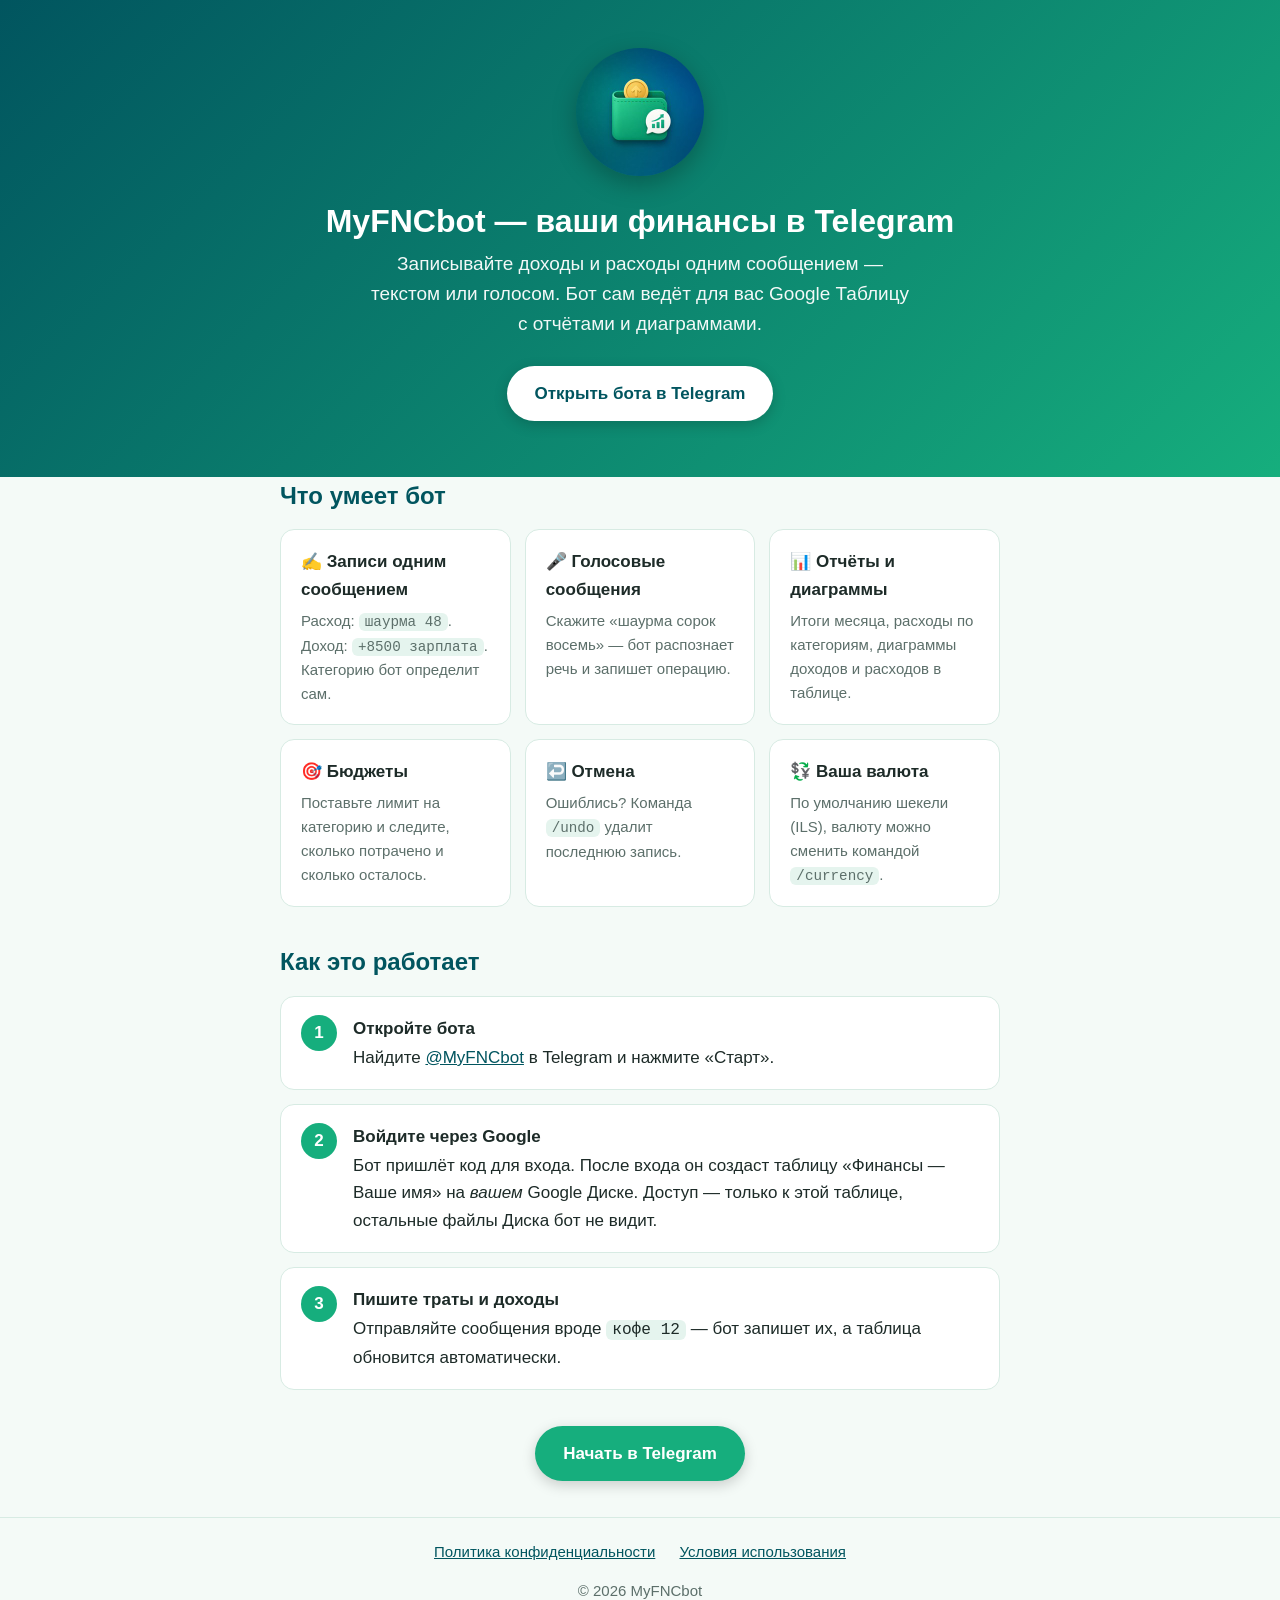
<file: index.html>
<!DOCTYPE html>
<html lang="ru">
<head>
<meta charset="utf-8">
<meta name="viewport" content="width=device-width, initial-scale=1">
<title>MyFNCbot — учёт личных финансов в Telegram</title>
<meta name="description" content="Telegram-бот для учёта доходов и расходов. Пишите или говорите «шаурма 48» — бот запишет операцию в вашу Google Таблицу.">
<link rel="icon" href="logo.jpg">
<link rel="stylesheet" href="style.css">
</head>
<body>
<div class="hero">
  <div class="wrap">
    <img src="logo.jpg" alt="Логотип MyFNCbot" width="128" height="128">
    <h1>MyFNCbot — ваши финансы в&nbsp;Telegram</h1>
    <p>Записывайте доходы и расходы одним сообщением — текстом или голосом. Бот сам ведёт для вас Google Таблицу с отчётами и диаграммами.</p>
    <a class="btn" href="https://t.me/MyFNCbot">Открыть бота в Telegram</a>
  </div>
</div>
<main class="wrap">
  <section>
    <h2>Что умеет бот</h2>
    <div class="features">
      <div class="card"><h3>✍️ Записи одним сообщением</h3><p>Расход: <code>шаурма 48</code>. Доход: <code>+8500 зарплата</code>. Категорию бот определит сам.</p></div>
      <div class="card"><h3>🎤 Голосовые сообщения</h3><p>Скажите «шаурма сорок восемь» — бот распознает речь и запишет операцию.</p></div>
      <div class="card"><h3>📊 Отчёты и диаграммы</h3><p>Итоги месяца, расходы по категориям, диаграммы доходов и расходов в таблице.</p></div>
      <div class="card"><h3>🎯 Бюджеты</h3><p>Поставьте лимит на категорию и следите, сколько потрачено и сколько осталось.</p></div>
      <div class="card"><h3>↩️ Отмена</h3><p>Ошиблись? Команда <code>/undo</code> удалит последнюю запись.</p></div>
      <div class="card"><h3>💱 Ваша валюта</h3><p>По умолчанию шекели (ILS), валюту можно сменить командой <code>/currency</code>.</p></div>
    </div>
  </section>
  <section>
    <h2>Как это работает</h2>
    <ol class="steps">
      <li><span class="num">1</span><div><b>Откройте бота</b>Найдите <a href="https://t.me/MyFNCbot">@MyFNCbot</a> в Telegram и нажмите «Старт».</div></li>
      <li><span class="num">2</span><div><b>Войдите через Google</b>Бот пришлёт код для входа. После входа он создаст таблицу «Финансы — Ваше имя» на <em>вашем</em> Google Диске. Доступ — только к этой таблице, остальные файлы Диска бот не видит.</div></li>
      <li><span class="num">3</span><div><b>Пишите траты и доходы</b>Отправляйте сообщения вроде <code>кофе 12</code> — бот запишет их, а таблица обновится автоматически.</div></li>
    </ol>
  </section>
  <section class="cta">
    <a class="btn solid" href="https://t.me/MyFNCbot">Начать в Telegram</a>
  </section>
</main>
<footer>
  <div class="wrap">
    <a href="privacy.html">Политика конфиденциальности</a>
    <a href="terms.html">Условия использования</a>
    <p>© 2026 MyFNCbot</p>
  </div>
</footer>
</body>
</html>
</file>
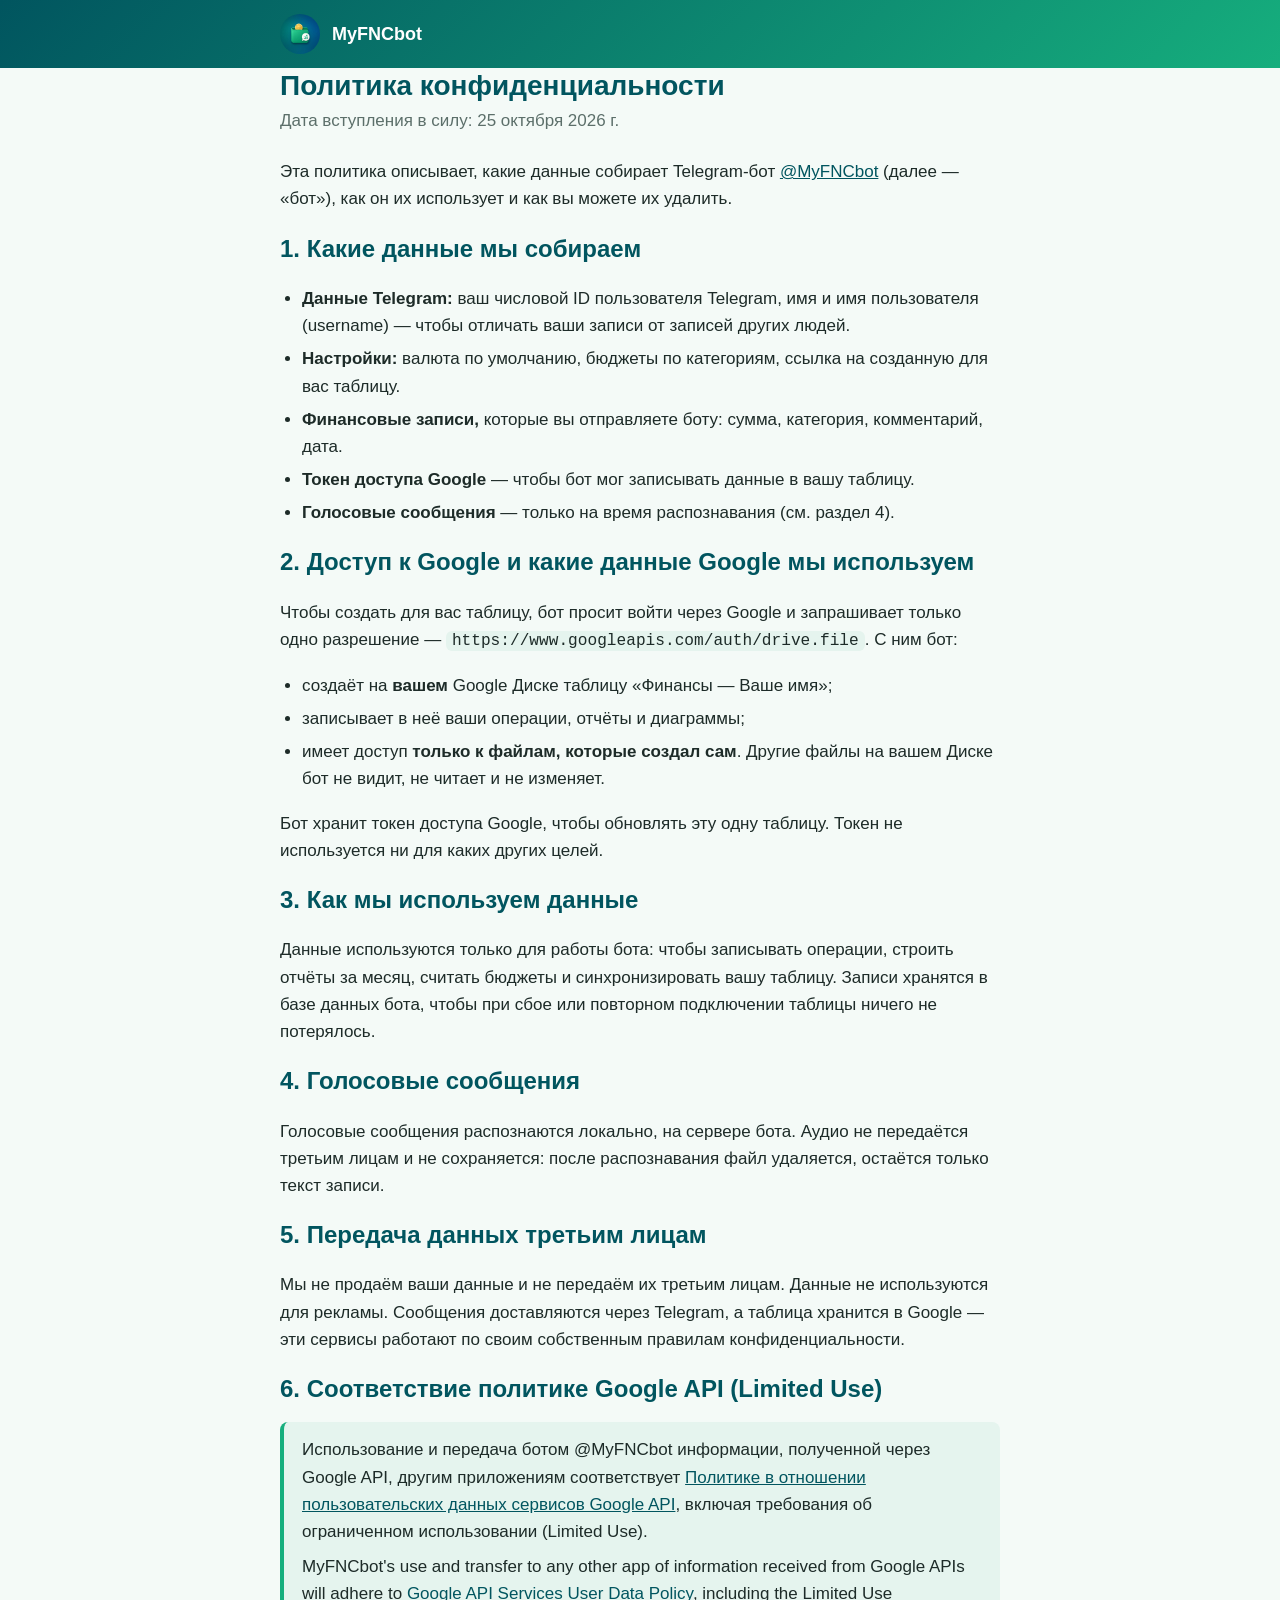
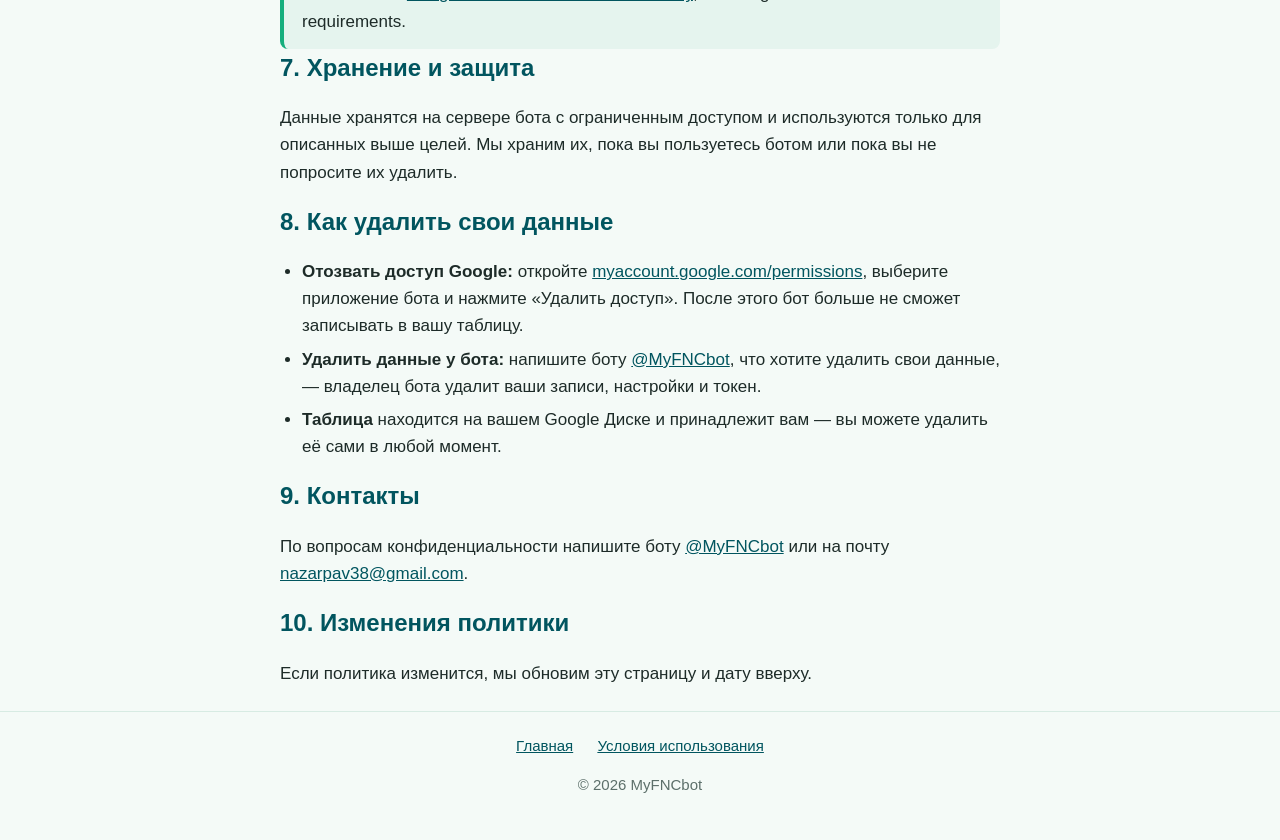
<file: privacy.html>
<!DOCTYPE html>
<html lang="ru">
<head>
<meta charset="utf-8">
<meta name="viewport" content="width=device-width, initial-scale=1">
<title>Политика конфиденциальности — MyFNCbot</title>
<link rel="icon" href="logo.jpg">
<link rel="stylesheet" href="style.css">
</head>
<body>
<header class="top"><div class="wrap"><img src="logo.jpg" alt="" width="40" height="40"><a href="index.html">MyFNCbot</a></div></header>
<main class="wrap doc">
  <h1>Политика конфиденциальности</h1>
  <p class="date">Дата вступления в силу: 25 октября 2026 г.</p>

  <p>Эта политика описывает, какие данные собирает Telegram-бот <a href="https://t.me/MyFNCbot">@MyFNCbot</a> (далее — «бот»), как он их использует и как вы можете их удалить.</p>

  <h2>1. Какие данные мы собираем</h2>
  <ul>
    <li><b>Данные Telegram:</b> ваш числовой ID пользователя Telegram, имя и имя пользователя (username) — чтобы отличать ваши записи от записей других людей.</li>
    <li><b>Настройки:</b> валюта по умолчанию, бюджеты по категориям, ссылка на созданную для вас таблицу.</li>
    <li><b>Финансовые записи,</b> которые вы отправляете боту: сумма, категория, комментарий, дата.</li>
    <li><b>Токен доступа Google</b> — чтобы бот мог записывать данные в вашу таблицу.</li>
    <li><b>Голосовые сообщения</b> — только на время распознавания (см. раздел 4).</li>
  </ul>

  <h2>2. Доступ к Google и какие данные Google мы используем</h2>
  <p>Чтобы создать для вас таблицу, бот просит войти через Google и запрашивает только одно разрешение — <code>https://www.googleapis.com/auth/drive.file</code>. С ним бот:</p>
  <ul>
    <li>создаёт на <b>вашем</b> Google Диске таблицу «Финансы — Ваше имя»;</li>
    <li>записывает в неё ваши операции, отчёты и диаграммы;</li>
    <li>имеет доступ <b>только к файлам, которые создал сам</b>. Другие файлы на вашем Диске бот не видит, не читает и не изменяет.</li>
  </ul>
  <p>Бот хранит токен доступа Google, чтобы обновлять эту одну таблицу. Токен не используется ни для каких других целей.</p>

  <h2>3. Как мы используем данные</h2>
  <p>Данные используются только для работы бота: чтобы записывать операции, строить отчёты за месяц, считать бюджеты и синхронизировать вашу таблицу. Записи хранятся в базе данных бота, чтобы при сбое или повторном подключении таблицы ничего не потерялось.</p>

  <h2>4. Голосовые сообщения</h2>
  <p>Голосовые сообщения распознаются локально, на сервере бота. Аудио не передаётся третьим лицам и не сохраняется: после распознавания файл удаляется, остаётся только текст записи.</p>

  <h2>5. Передача данных третьим лицам</h2>
  <p>Мы не продаём ваши данные и не передаём их третьим лицам. Данные не используются для рекламы. Сообщения доставляются через Telegram, а таблица хранится в Google — эти сервисы работают по своим собственным правилам конфиденциальности.</p>

  <h2>6. Соответствие политике Google API (Limited Use)</h2>
  <div class="note">
    <p>Использование и передача ботом @MyFNCbot информации, полученной через Google API, другим приложениям соответствует <a href="https://developers.google.com/terms/api-services-user-data-policy">Политике в отношении пользовательских данных сервисов Google API</a>, включая требования об ограниченном использовании (Limited Use).</p>
    <p lang="en">MyFNCbot's use and transfer to any other app of information received from Google APIs will adhere to <a href="https://developers.google.com/terms/api-services-user-data-policy">Google API Services User Data Policy</a>, including the Limited Use requirements.</p>
  </div>

  <h2>7. Хранение и защита</h2>
  <p>Данные хранятся на сервере бота с ограниченным доступом и используются только для описанных выше целей. Мы храним их, пока вы пользуетесь ботом или пока вы не попросите их удалить.</p>

  <h2>8. Как удалить свои данные</h2>
  <ul>
    <li><b>Отозвать доступ Google:</b> откройте <a href="https://myaccount.google.com/permissions">myaccount.google.com/permissions</a>, выберите приложение бота и нажмите «Удалить доступ». После этого бот больше не сможет записывать в вашу таблицу.</li>
    <li><b>Удалить данные у бота:</b> напишите боту <a href="https://t.me/MyFNCbot">@MyFNCbot</a>, что хотите удалить свои данные, — владелец бота удалит ваши записи, настройки и токен.</li>
    <li><b>Таблица</b> находится на вашем Google Диске и принадлежит вам — вы можете удалить её сами в любой момент.</li>
  </ul>

  <h2>9. Контакты</h2>
  <p>По вопросам конфиденциальности напишите боту <a href="https://t.me/MyFNCbot">@MyFNCbot</a> или на почту <a href="mailto:nazarpav38@gmail.com">nazarpav38@gmail.com</a>.</p>

  <h2>10. Изменения политики</h2>
  <p>Если политика изменится, мы обновим эту страницу и дату вверху.</p>
</main>
<footer>
  <div class="wrap">
    <a href="index.html">Главная</a>
    <a href="terms.html">Условия использования</a>
    <p>© 2026 MyFNCbot</p>
  </div>
</footer>
</body>
</html>
</file>
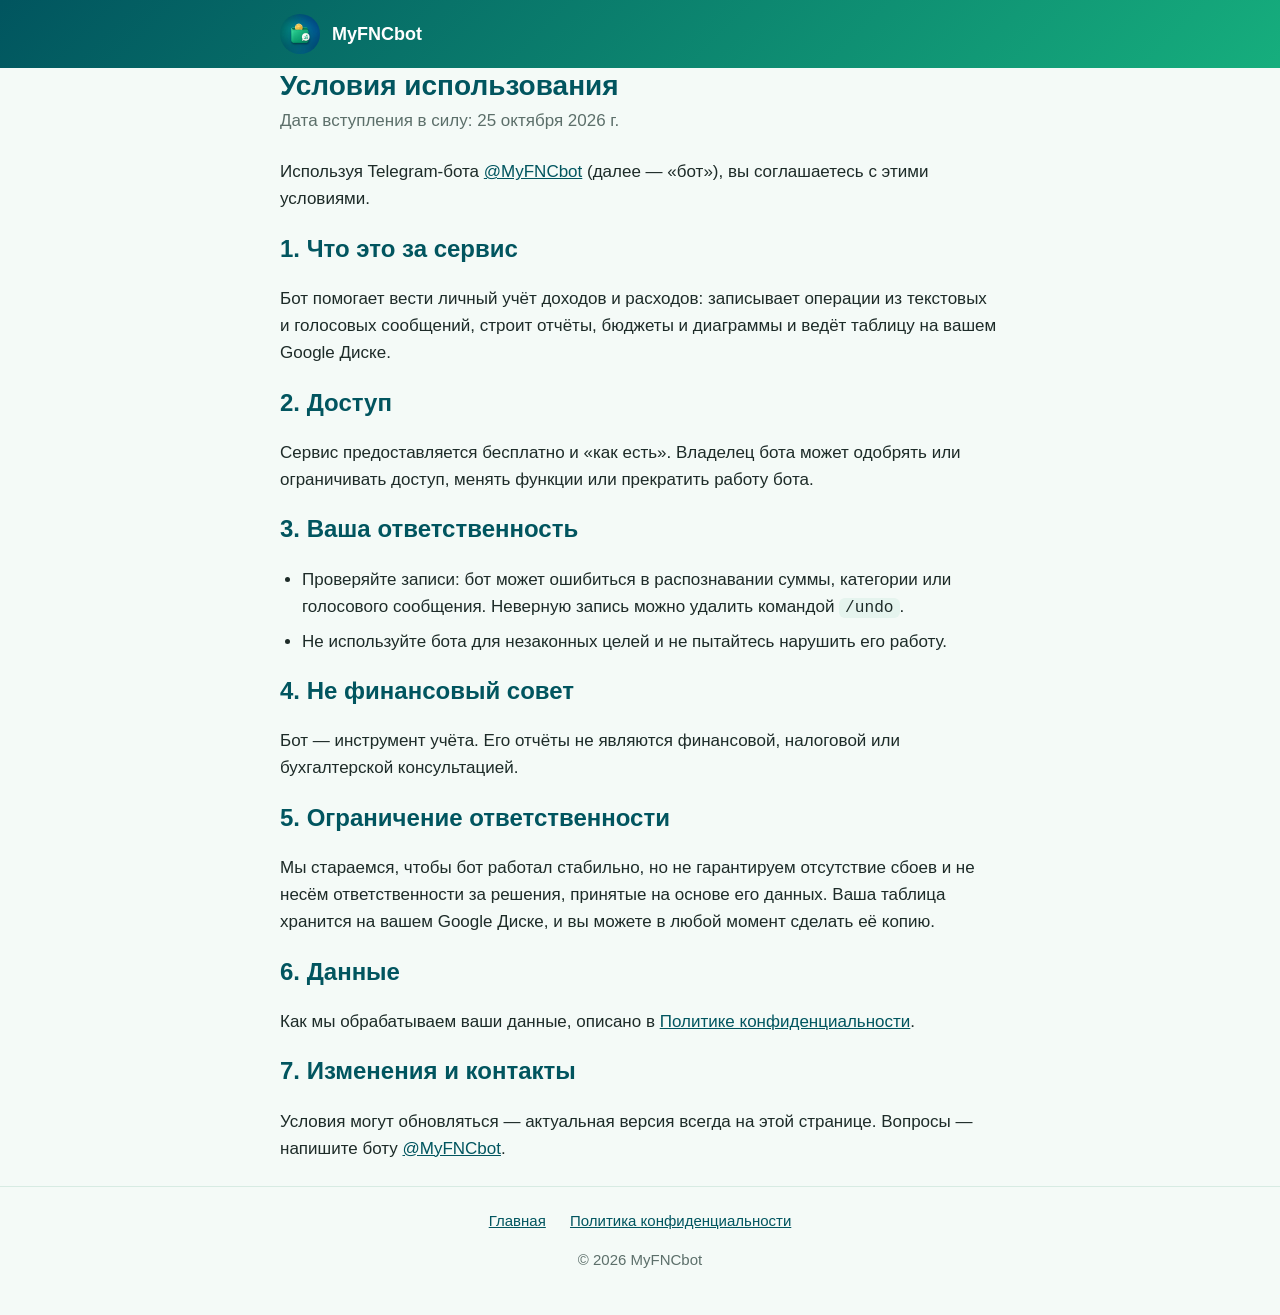
<file: terms.html>
<!DOCTYPE html>
<html lang="ru">
<head>
<meta charset="utf-8">
<meta name="viewport" content="width=device-width, initial-scale=1">
<title>Условия использования — MyFNCbot</title>
<link rel="icon" href="logo.jpg">
<link rel="stylesheet" href="style.css">
</head>
<body>
<header class="top"><div class="wrap"><img src="logo.jpg" alt="" width="40" height="40"><a href="index.html">MyFNCbot</a></div></header>
<main class="wrap doc">
  <h1>Условия использования</h1>
  <p class="date">Дата вступления в силу: 25 октября 2026 г.</p>

  <p>Используя Telegram-бота <a href="https://t.me/MyFNCbot">@MyFNCbot</a> (далее — «бот»), вы соглашаетесь с этими условиями.</p>

  <h2>1. Что это за сервис</h2>
  <p>Бот помогает вести личный учёт доходов и расходов: записывает операции из текстовых и голосовых сообщений, строит отчёты, бюджеты и диаграммы и ведёт таблицу на вашем Google Диске.</p>

  <h2>2. Доступ</h2>
  <p>Сервис предоставляется бесплатно и «как есть». Владелец бота может одобрять или ограничивать доступ, менять функции или прекратить работу бота.</p>

  <h2>3. Ваша ответственность</h2>
  <ul>
    <li>Проверяйте записи: бот может ошибиться в распознавании суммы, категории или голосового сообщения. Неверную запись можно удалить командой <code>/undo</code>.</li>
    <li>Не используйте бота для незаконных целей и не пытайтесь нарушить его работу.</li>
  </ul>

  <h2>4. Не финансовый совет</h2>
  <p>Бот — инструмент учёта. Его отчёты не являются финансовой, налоговой или бухгалтерской консультацией.</p>

  <h2>5. Ограничение ответственности</h2>
  <p>Мы стараемся, чтобы бот работал стабильно, но не гарантируем отсутствие сбоев и не несём ответственности за решения, принятые на основе его данных. Ваша таблица хранится на вашем Google Диске, и вы можете в любой момент сделать её копию.</p>

  <h2>6. Данные</h2>
  <p>Как мы обрабатываем ваши данные, описано в <a href="privacy.html">Политике конфиденциальности</a>.</p>

  <h2>7. Изменения и контакты</h2>
  <p>Условия могут обновляться — актуальная версия всегда на этой странице. Вопросы — напишите боту <a href="https://t.me/MyFNCbot">@MyFNCbot</a>.</p>
</main>
<footer>
  <div class="wrap">
    <a href="index.html">Главная</a>
    <a href="privacy.html">Политика конфиденциальности</a>
    <p>© 2026 MyFNCbot</p>
  </div>
</footer>
</body>
</html>
</file>
<file: style.css>
:root{--green:#16ae7d;--green-dark:#01555f;--bg:#f4faf7;--card:#fff;--text:#1d2b28;--muted:#5c6f6a;--border:#d7ebe3}
*{box-sizing:border-box}
html{-webkit-text-size-adjust:100%}
body{margin:0;font-family:-apple-system,BlinkMacSystemFont,"Segoe UI",Roboto,"Helvetica Neue",Arial,sans-serif;font-size:17px;line-height:1.6;color:var(--text);background:var(--bg)}
a{color:var(--green-dark)}
a:hover{color:var(--green)}
.wrap{max-width:760px;margin:0 auto;padding:0 20px}
header.top{background:linear-gradient(135deg,var(--green-dark),var(--green));color:#fff}
header.top .wrap{display:flex;align-items:center;gap:12px;padding-top:14px;padding-bottom:14px}
header.top img{width:40px;height:40px;border-radius:50%}
header.top a{color:#fff;text-decoration:none;font-weight:700;font-size:18px}
.hero{background:linear-gradient(135deg,var(--green-dark),var(--green));color:#fff;text-align:center;padding:48px 0 56px}
.hero img{width:128px;height:128px;border-radius:50%;box-shadow:0 8px 24px rgba(0,0,0,.25)}
.hero h1{margin:18px 0 8px;font-size:32px;line-height:1.2}
.hero p{margin:0 auto 26px;max-width:540px;font-size:19px;opacity:.95}
.btn{display:inline-block;background:#fff;color:var(--green-dark);font-weight:700;text-decoration:none;padding:14px 28px;border-radius:999px;box-shadow:0 4px 14px rgba(0,0,0,.18)}
.btn:hover{color:var(--green)}
.btn.solid{background:var(--green);color:#fff}
.btn.solid:hover{background:var(--green-dark);color:#fff}
main{padding:32px 0 16px}
section{margin-bottom:36px}
h2{font-size:24px;color:var(--green-dark);margin:0 0 14px}
h3{font-size:19px;margin:24px 0 8px}
.steps{list-style:none;padding:0;margin:0;display:grid;gap:14px}
.steps li,.card{background:var(--card);border:1px solid var(--border);border-radius:14px;padding:18px 20px}
.steps li{display:flex;gap:16px;align-items:flex-start}
.num{flex:0 0 36px;height:36px;border-radius:50%;background:var(--green);color:#fff;font-weight:700;display:flex;align-items:center;justify-content:center}
.steps b{display:block;margin-bottom:2px}
.features{display:grid;grid-template-columns:repeat(auto-fit,minmax(200px,1fr));gap:14px}
.features .card h3{margin:0 0 6px;font-size:17px}
.features .card p{margin:0;color:var(--muted);font-size:15px}
code{background:#e5f4ee;border-radius:6px;padding:1px 6px;font-size:.95em}
.cta{text-align:center}
.doc h1{font-size:28px;color:var(--green-dark);margin:0 0 4px;line-height:1.25}
.doc .date{color:var(--muted);margin:0 0 24px}
.doc ul{padding-left:22px}
.doc li{margin-bottom:6px}
.note{background:#e5f4ee;border-left:4px solid var(--green);border-radius:8px;padding:14px 18px}
.note p{margin:0 0 8px}.note p:last-child{margin:0}
footer{border-top:1px solid var(--border);margin-top:24px;padding:22px 0 30px;color:var(--muted);font-size:15px;text-align:center}
footer a{margin:0 10px}
@media (max-width:520px){body{font-size:16px}.hero{padding:36px 0 44px}.hero h1{font-size:26px}.hero p{font-size:17px}.doc h1{font-size:24px}}
</file>
